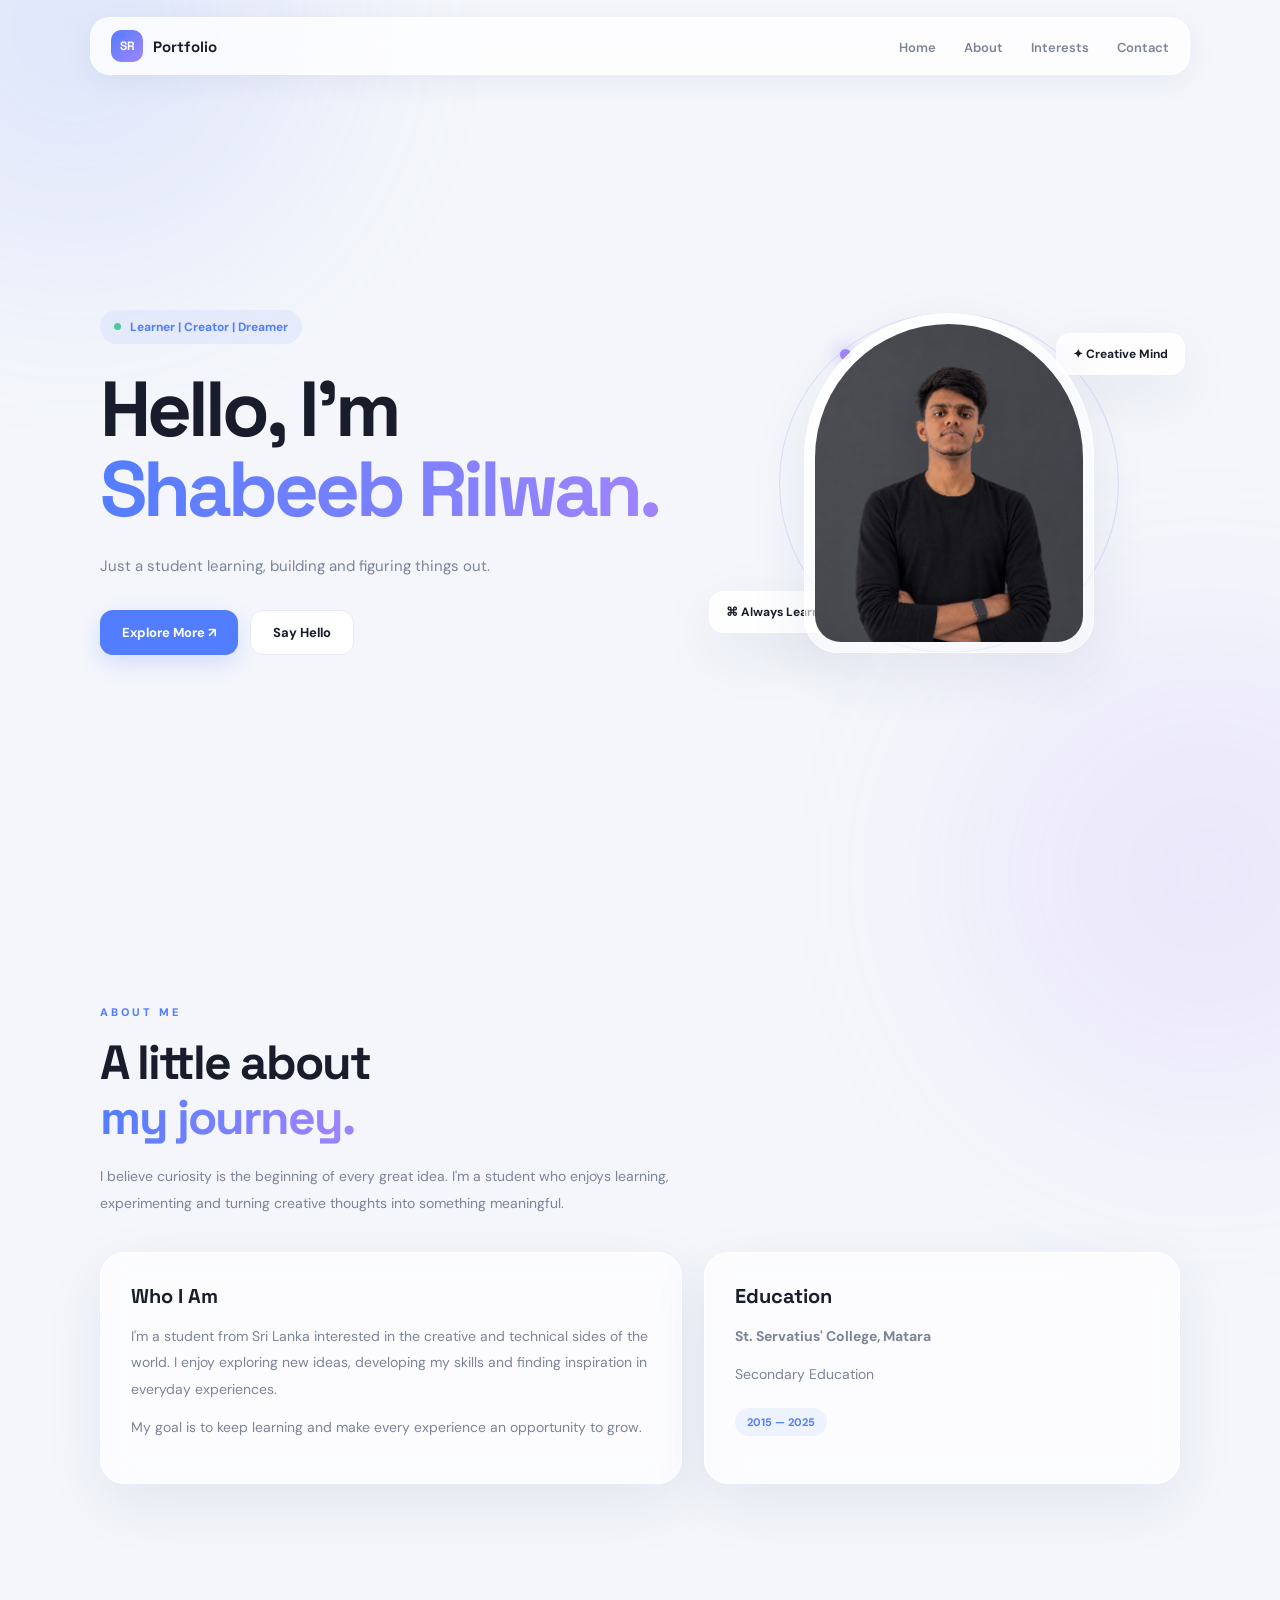
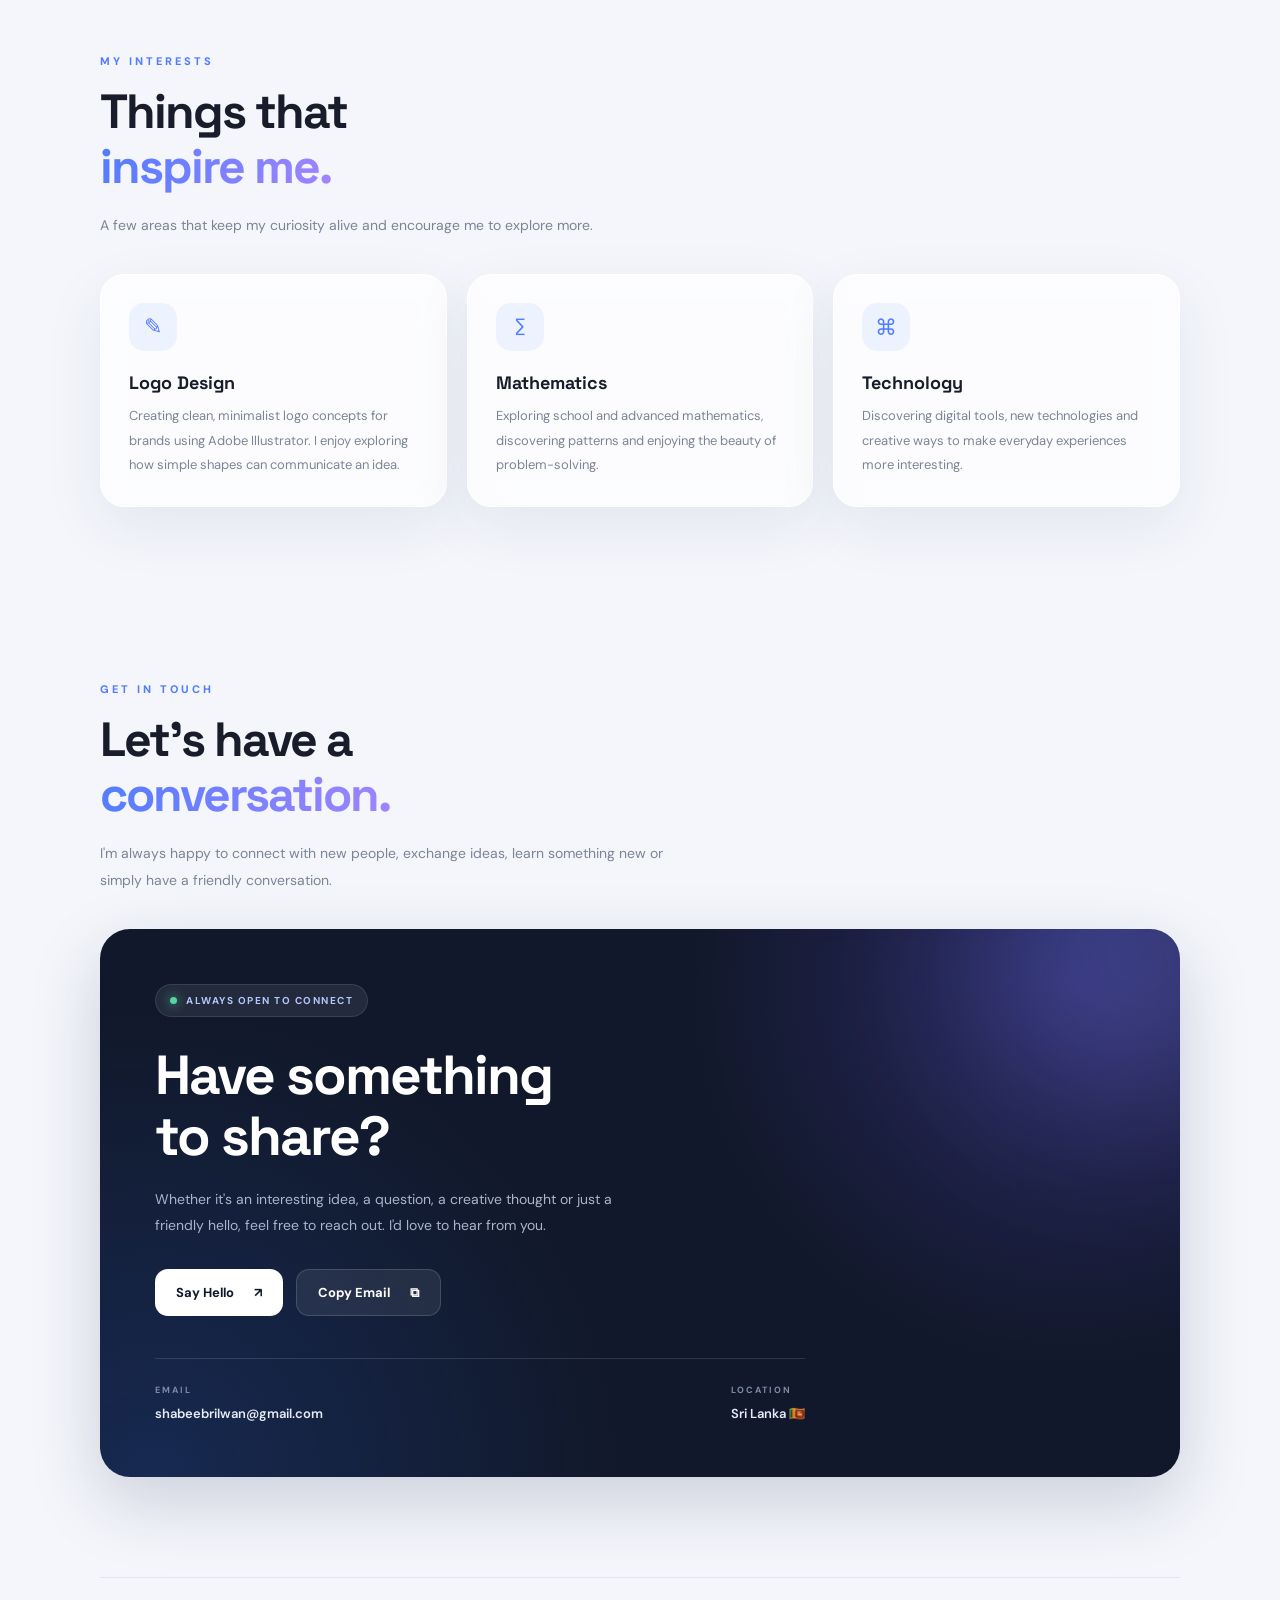
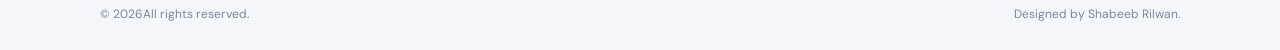
<file: index.html>
<!DOCTYPE html><html lang="en"><head><meta charset="UTF-8"><meta name="viewport" content="width=device-width, initial-scale=1.0"><title>Shabeeb Rilwan | Student & Creative</title><meta name="description" content="Welcome to the personal portfolio of Shabeeb Rilwan, a student from Sri Lanka interested in creativity, minimalist design, mathematics and technology."><meta name="author" content="Shabeeb Rilwan"><meta name="robots" content="index, follow"><meta name="theme-color" content="#f4f6fb"><link rel="canonical" href="https://shabeebrilwan.vercel.app/"><link rel="icon" href="sr.jpg" type="image/png"><meta name="google-site-verification" content="google-site-verification=MgusSQRK9Q0vxojeq-5dowGqGytY0SmGYLMM3UjbFto" /><meta property="og:type" content="website"><meta property="og:title" content="Shabeeb Rilwan | Student & Creative"><meta property="og:description" content="A student exploring creativity, mathematics, design and technology."><meta property="og:url" content="https://shabeebrilwan.vercel.app/"><meta property="og:image" content="https://shabeebrilwan.vercel.app/shabeeb.png"><meta name="twitter:card" content="summary_large_image"><link rel="preconnect" href="https://fonts.googleapis.com"><link rel="preconnect" href="https://fonts.gstatic.com" crossorigin><link href="https://fonts.googleapis.com/css2?family=DM+Sans:wght@400;500;600;700;800&family=Space+Grotesk:wght@400;500;600;700&display=swap" rel="stylesheet"><script type="application/ld+json">{ "@context": "https://schema.org", "@type": "Person", "name": "Shabeeb Rilwan", "url": "https://shabeebrilwan.vercel.app/", "image": "https://shabeebrilwan.vercel.app/profile.jpg", "description": "Student interested in minimalist logo design, mathematics and technology.", "jobTitle": "Student", "address":{ "@type": "PostalAddress", "addressLocality": "Weligama", "addressCountry": "LK"}, "alumniOf":{ "@type": "EducationalOrganization", "name": "St. Servatius' College, Matara"}, "knowsAbout": [ "Minimalist Logo Design", "Adobe Illustrator", "Mathematics", "Technology" ]} </script><style>:root{ --bg: #f4f6fb; --white: #ffffff; --text: #191d2b; --muted: #7c8497; --blue: #527dff; --purple: #a184ff; --glass: rgba(255,255,255,.7); --shadow: 0 20px 60px rgba(35,55,100,.08);} *{ margin: 0; padding: 0; box-sizing: border-box;} html{ scroll-behavior: smooth; scroll-padding-top: 100px;} body{ font-family: 'DM Sans', sans-serif; color: var(--text); background: var(--bg); overflow-x: hidden;} a{ color: inherit; text-decoration: none;} button{ font-family: inherit;} #preloader{ position: fixed; inset: 0; z-index: 9999; display: grid; place-items: center; background: #f4f6fb; transition: opacity .45s ease, visibility .45s ease;} #preloader.hide{ opacity: 0; visibility: hidden; pointer-events: none;} .loader-content{ width: 150px; text-align: center;} .loader-mark{ width: 48px; height: 48px; display: grid; place-items: center; margin: 0 auto 23px; border-radius: 15px; background: linear-gradient(135deg, #527dff, #a184ff); color: white; font-family: 'Space Grotesk', sans-serif; font-size: 18px; font-weight: 700; box-shadow: 0 8px 25px rgba(82,125,255,.2);} .loader-line{ height: 3px; background: #e1e7f2; border-radius: 20px; overflow: hidden;} .loader-progress{ height: 100%; width: 35%; background: linear-gradient(90deg, #527dff, #a184ff); border-radius: 20px; animation: loading 1.2s ease-in-out infinite;} @keyframes loading{ 0%{ transform: translateX(-110%);} 100%{ transform: translateX(320%);}} .glow{ position: fixed; width: 450px; height: 450px; border-radius: 50%; filter: blur(110px); opacity: .16; pointer-events: none; z-index: -1;} .glow-one{ background: #7698ff; top: -200px; left: -150px;} .glow-two{ background: #bd9cff; right: -150px; bottom: -200px;} header{ position: fixed; top: 17px; left: 50%; transform: translateX(-50%); width: min(1100px, calc(100% - 35px)); z-index: 1000;} nav{ display: flex; align-items: center; justify-content: space-between; padding: 12px 20px; border-radius: 20px; background: rgba(255,255,255,.76); border: 1px solid rgba(255,255,255,.9); backdrop-filter: blur(20px); -webkit-backdrop-filter: blur(20px); box-shadow: 0 8px 30px rgba(35,55,100,.06);} .brand{ display: flex; align-items: center; gap: 10px; font-family: 'Space Grotesk', sans-serif; font-size: 15px; font-weight: 700;} .brand-mark{ width: 32px; height: 32px; display: grid; place-items: center; color: white; background: linear-gradient(135deg, #527dff, #a184ff); border-radius: 10px; font-size: 12px;} .nav-links{ display: flex; align-items: center; gap: 28px; list-style: none;} .nav-links a{ font-size: 13px; font-weight: 600; color: var(--muted); transition: .3s;} .nav-links a:hover{ color: var(--blue);} .menu-btn{ display: none; border: none; background: none; color: var(--text); font-size: 25px; cursor: pointer;} section{ width: min(1080px, calc(100% - 40px)); margin: auto; padding: 105px 0 65px;} .eyebrow{ color: var(--blue); font-size: 11px; font-weight: 800; letter-spacing: 3px; text-transform: uppercase; margin-bottom: 16px;} .section-title{ font-family: 'Space Grotesk', sans-serif; font-size: clamp(34px, 5vw, 48px); letter-spacing: -2px; line-height: 1.15; margin-bottom: 18px;} .gradient-text{ background: linear-gradient(100deg, #527dff, #a184ff); color: transparent; background-clip: text; -webkit-background-clip: text;} .section-description{ max-width: 600px; color: var(--muted); line-height: 1.9; font-size: 14px;} .glass-card{ background: var(--glass); border: 1px solid white; border-radius: 24px; box-shadow: var(--shadow); backdrop-filter: blur(15px); -webkit-backdrop-filter: blur(15px);} #home{ min-height: 100vh; display: grid; grid-template-columns: 1.1fr .9fr; align-items: center; gap: 55px; padding-top: 130px;} .availability{ display: inline-flex; align-items: center; gap: 9px; padding: 9px 14px; border-radius: 30px; background: rgba(82,125,255,.08); color: var(--blue); font-size: 12px; font-weight: 700; margin-bottom: 25px;} .availability-dot{ width: 7px; height: 7px; border-radius: 50%; background: #4bc99b;} .hero-title{ font-family: 'Space Grotesk', sans-serif; font-size: clamp(48px, 7vw, 78px); line-height: 1.03; letter-spacing: -4px; margin-bottom: 22px;} .hero-description{ max-width: 465px; color: var(--muted); line-height: 1.9; font-size: 15px; margin-bottom: 30px;} .hero-buttons{ display: flex; flex-wrap: wrap; gap: 12px;} .btn{ display: inline-flex; justify-content: center; align-items: center; padding: 13px 22px; border-radius: 13px; font-size: 13px; font-weight: 700; transition: .3s;} .btn-primary{ color: white; background: var(--blue); box-shadow: 0 8px 22px rgba(82,125,255,.2);} .btn-primary:hover{ transform: translateY(-3px); box-shadow: 0 12px 25px rgba(82,125,255,.3);} .btn-secondary{ background: white; border: 1px solid #e6eaf2;} .btn-secondary:hover{ transform: translateY(-3px); border-color: var(--blue);} .hero-visual{ min-height: 430px; display: grid; place-items: center; position: relative;} .profile-frame{ width: 290px; height: 340px; padding: 10px; border-radius: 150px 150px 35px 35px; background: linear-gradient(145deg, white, rgba(255,255,255,.3)); border: 1px solid white; box-shadow: var(--shadow); position: relative; z-index: 2;} .profile-image{ width: 100%; height: 100%; object-fit: cover; border-radius: 145px 145px 28px 28px;} .profile-decoration{ position: absolute; width: 340px; height: 340px; border-radius: 50%; border: 1px solid rgba(82,125,255,.18); animation: rotate 25s linear infinite;} .profile-decoration::before{ content: ""; position: absolute; width: 11px; height: 11px; border-radius: 50%; background: #a184ff; top: 35px; left: 60px; box-shadow: 0 0 18px #a184ff;} @keyframes rotate{ to{ transform: rotate(360deg);}} .floating-note{ position: absolute; padding: 12px 16px; border-radius: 14px; background: rgba(255,255,255,.9); border: 1px solid white; box-shadow: var(--shadow); font-size: 12px; font-weight: 700; animation: float 4s ease-in-out infinite;} .note-one{ top: 65px; right: -5px;} .note-two{ bottom: 65px; left: -10px; animation-delay: -2s;} @keyframes float{ 50%{ transform: translateY(-9px);}} .about-grid{ display: grid; grid-template-columns: 1.1fr .9fr; gap: 22px; margin-top: 35px;} .about-card, .education-card{ padding: 30px;} .about-card h3, .education-card h3{ font-family: 'Space Grotesk', sans-serif; font-size: 20px; margin-bottom: 14px;} .about-card p, .education-card p{ color: var(--muted); font-size: 14px; line-height: 1.9; margin-bottom: 12px;} .education-date{ display: inline-block; padding: 7px 12px; border-radius: 20px; background: #edf2ff; color: var(--blue); font-size: 11px; font-weight: 700; margin: 8px 0 12px;} .interest-grid{ display: grid; grid-template-columns: repeat(3, 1fr); gap: 20px; margin-top: 35px;} .interest-card{ padding: 28px; transition: .35s;} .interest-card:hover{ transform: translateY(-7px); box-shadow: 0 25px 55px rgba(35,55,100,.12);} .interest-icon{ width: 48px; height: 48px; display: grid; place-items: center; border-radius: 15px; background: #edf2ff; color: var(--blue); font-size: 22px; margin-bottom: 20px;} .interest-card h3{ font-family: 'Space Grotesk', sans-serif; font-size: 18px; margin-bottom: 10px;} .interest-card p{ color: var(--muted); font-size: 13px; line-height: 1.9;} .contact-section{ padding-top: 110px; padding-bottom: 100px;} .contact-heading{ margin-bottom: 35px;} .contact-panel{ position: relative; overflow: hidden; padding: 55px; border-radius: 30px; background: radial-gradient(circle at 90% 10%, rgba(115,91,255,.25), transparent 35%), radial-gradient(circle at 5% 100%, rgba(49,120,255,.18), transparent 40%), #11182b; color: white; box-shadow: 0 25px 70px rgba(22,35,75,.18);} .contact-orb{ position: absolute; width: 250px; height: 250px; right: -80px; top: -100px; border-radius: 50%; background: linear-gradient(135deg, #527dff, #a184ff); filter: blur(100px); opacity: .45; animation: contactGlow 5s ease-in-out infinite alternate; pointer-events: none;} @keyframes contactGlow{ from{ transform: scale(.8); opacity: .25;} to{ transform: scale(1.2); opacity: .55;}} .contact-panel-content{ position: relative; z-index: 1; max-width: 650px;} .contact-status{ display: inline-flex; align-items: center; gap: 9px; padding: 9px 14px; border-radius: 30px; background: rgba(255,255,255,.08); border: 1px solid rgba(255,255,255,.1); color: #b7c5ff; font-size: 10px; font-weight: 700; letter-spacing: 1.5px;} .status-dot{ width: 7px; height: 7px; border-radius: 50%; background: #54d6a1; box-shadow: 0 0 12px #54d6a1;} .contact-panel h3{ margin-top: 28px; font-family: 'Space Grotesk', sans-serif; font-size: clamp(34px, 5vw, 55px); line-height: 1.12; letter-spacing: -2px;} .contact-panel-content >p{ max-width: 500px; color: #aab4cb; font-size: 14px; line-height: 1.9; margin-top: 18px;} .contact-actions{ display: flex; flex-wrap: wrap; gap: 13px; margin-top: 30px;} .contact-main-btn, .copy-email-btn{ display: inline-flex; align-items: center; justify-content: center; gap: 20px; padding: 14px 21px; border-radius: 13px; font-size: 13px; font-weight: 700; cursor: pointer; transition: .3s;} .contact-main-btn{ color: #11182b; background: white;} .contact-main-btn:hover{ transform: translateY(-4px); background: #e9edff;} .copy-email-btn{ color: white; background: rgba(255,255,255,.08); border: 1px solid rgba(255,255,255,.15);} .copy-email-btn:hover{ background: rgba(255,255,255,.15); transform: translateY(-4px);} .contact-divider{ height: 1px; background: rgba(255,255,255,.13); margin: 42px 0 25px;} .contact-bottom{ display: flex; justify-content: space-between; flex-wrap: wrap; gap: 25px;} .contact-bottom >div{ display: flex; flex-direction: column; gap: 9px;} .contact-small-label{ font-size: 9px; letter-spacing: 2px; color: #7f8ba8; font-weight: 700;} .contact-bottom a, .contact-location >span:last-child{ font-size: 13px; color: #e7ebf7; font-weight: 600; overflow-wrap: anywhere;} .contact-bottom a:hover{ color: #9eafff;} footer{ width: min(1080px, calc(100% - 40px)); margin: auto; padding: 28px 0; border-top: 1px solid rgba(100,120,160,.13); display: flex; justify-content: space-between; gap: 15px; color: var(--muted); font-size: 12px;} .reveal{ opacity: 0; transform: translateY(22px); transition: opacity .8s ease, transform .8s ease;} .reveal.visible{ opacity: 1; transform: translateY(0);} @media(max-width: 800px){ #home{ grid-template-columns: 1fr; text-align: center; gap: 15px; padding-top: 145px;} .hero-description{ margin-left: auto; margin-right: auto;} .hero-buttons{ justify-content: center;} .hero-visual{ min-height: 390px;} .about-grid{ grid-template-columns: 1fr;} .interest-grid{ grid-template-columns: repeat(2, 1fr);}} @media(max-width: 600px){ header{ top: 10px; width: calc(100% - 20px);} nav{ padding: 10px 14px;} .menu-btn{ display: block;} .nav-links{ display: none; position: absolute; top: 60px; left: 0; right: 0; padding: 10px; flex-direction: column; gap: 0; background: rgba(255,255,255,.96); border: 1px solid white; border-radius: 18px; backdrop-filter: blur(20px); box-shadow: var(--shadow);} .nav-links.active{ display: flex;} .nav-links li{ width: 100%;} .nav-links a{ display: block; padding: 13px; text-align: center;} section{ width: calc(100% - 30px); padding: 85px 0 45px;} .hero-title{ font-size: 49px; letter-spacing: -2.5px;} .hero-visual{ min-height: 350px;} .profile-frame{ width: 245px; height: 290px;} .profile-decoration{ width: 285px; height: 285px;} .note-one{ right: -5px; top: 35px;} .note-two{ left: -5px; bottom: 35px;} .interest-grid{ grid-template-columns: 1fr;} .about-card, .education-card{ padding: 24px;} .contact-panel{ padding: 30px 22px; border-radius: 23px;} .contact-panel h3{ font-size: 37px;} .contact-actions{ flex-direction: column;} .contact-main-btn, .copy-email-btn{ width: 100%;} .contact-bottom{ flex-direction: column;} footer{ flex-direction: column; text-align: center;}} @media(prefers-reduced-motion: reduce){ *, *::before, *::after{ animation-duration: .01ms !important; animation-iteration-count: 1 !important; scroll-behavior: auto !important; transition-duration: .01ms !important;} .reveal{ opacity: 1; transform: none;}} </style></head><body><div id="preloader" aria-label="Loading website"><div class="loader-content"><div class="loader-mark">SR</div><div class="loader-line"><div class="loader-progress"></div></div></div></div><div class="glow glow-one"></div><div class="glow glow-two"></div><header><nav><a href="#home" class="brand" aria-label="Home"><span class="brand-mark">SR</span><span>Portfolio</span></a><button class="menu-btn" id="menuBtn" aria-label="Open menu" aria-expanded="false">☰</button><ul class="nav-links" id="navLinks"><li><a href="#home">Home</a></li><li><a href="#about">About</a></li><li><a href="#interests">Interests</a></li><li><a href="#contact">Contact</a></li></ul></nav></header><main><section id="home"><div class="hero-content reveal"><div class="availability"><span class="availability-dot"></span>Learner | Creator | Dreamer </div><h1 class="hero-title">Hello, I'm<br><span class="gradient-text">Shabeeb Rilwan.</span></h1><p class="hero-description">Just a student learning, building and figuring things out. </p><div class="hero-buttons"><a href="#about" class="btn btn-primary">Explore More ↗</a><a href="#contact" class="btn btn-secondary">Say Hello</a></div></div><div class="hero-visual reveal"><div class="profile-decoration"></div><div class="profile-frame"><img src="shabeeb.png" alt="Portrait of Shabeeb Rilwan" class="profile-image"></div><div class="floating-note note-one">✦ Creative Mind</div><div class="floating-note note-two">⌘ Always Learning</div></div></section><section id="about"><div class="reveal"><div class="eyebrow">About Me</div><h2 class="section-title">A little about<br><span class="gradient-text">my journey.</span></h2><p class="section-description">I believe curiosity is the beginning of every great idea. I'm a student who enjoys learning, experimenting and turning creative thoughts into something meaningful. </p></div><div class="about-grid"><div class="glass-card about-card reveal"><h3>Who I Am</h3><p>I'm a student from Sri Lanka interested in the creative and technical sides of the world. I enjoy exploring new ideas, developing my skills and finding inspiration in everyday experiences. </p><p>My goal is to keep learning and make every experience an opportunity to grow. </p></div><div class="glass-card education-card reveal"><h3>Education</h3><p><strong>St. Servatius' College, Matara</strong></p><p>Secondary Education</p><span class="education-date">2015 — 2025</span></div></div></section><section id="interests"><div class="reveal"><div class="eyebrow">My Interests</div><h2 class="section-title">Things that<br><span class="gradient-text">inspire me.</span></h2><p class="section-description">A few areas that keep my curiosity alive and encourage me to explore more. </p></div><div class="interest-grid"><div class="glass-card interest-card reveal"><div class="interest-icon">✎</div><h3>Logo Design</h3><p>Creating clean, minimalist logo concepts for brands using Adobe Illustrator. I enjoy exploring how simple shapes can communicate an idea. </p></div><div class="glass-card interest-card reveal"><div class="interest-icon">∑</div><h3>Mathematics</h3><p>Exploring school and advanced mathematics, discovering patterns and enjoying the beauty of problem-solving. </p></div><div class="glass-card interest-card reveal"><div class="interest-icon">⌘</div><h3>Technology</h3><p>Discovering digital tools, new technologies and creative ways to make everyday experiences more interesting. </p></div></div></section><section id="contact" class="contact-section"><div class="contact-heading reveal"><div class="eyebrow">Get in Touch</div><h2 class="section-title">Let's have a<br><span class="gradient-text">conversation.</span></h2><p class="section-description">I'm always happy to connect with new people, exchange ideas, learn something new or simply have a friendly conversation. </p></div><div class="contact-panel reveal"><div class="contact-orb"></div><div class="contact-panel-content"><div class="contact-status"><span class="status-dot"></span>ALWAYS OPEN TO CONNECT </div><h3>Have something<br>to share?</h3><p>Whether it's an interesting idea, a question, a creative thought or just a friendly hello, feel free to reach out. I'd love to hear from you. </p><div class="contact-actions"><a href="mailto:shabeebrilwan@gmail.com" class="contact-main-btn">Say Hello <span>↗</span></a><button class="copy-email-btn" id="copyEmail">Copy Email <span>⧉</span></button></div><div class="contact-divider"></div><div class="contact-bottom"><div><span class="contact-small-label">EMAIL</span><a href="mailto:shabeebrilwan@gmail.com">shabeebrilwan@gmail.com </a></div><div class="contact-location"><span class="contact-small-label">LOCATION</span><span>Sri Lanka 🇱🇰</span></div></div></div></div></section></main><footer><p>© <span id="year"></span>All rights reserved.</p><p>Designed by Shabeeb Rilwan.</p></footer><script>const preloader=document.getElementById("preloader"); function hidePreloader(){ if (!preloader || preloader.classList.contains("hide")) return; preloader.classList.add("hide"); setTimeout(()=>{ preloader.remove();}, 500);} window.addEventListener("load", hidePreloader,{ once: true}); setTimeout(hidePreloader, 2500); const menuBtn=document.getElementById("menuBtn"); const navLinks=document.getElementById("navLinks"); menuBtn.addEventListener("click", ()=>{ const isOpen=navLinks.classList.toggle("active"); menuBtn.setAttribute("aria-expanded", String(isOpen)); menuBtn.textContent=isOpen ? "×" : "☰";}); document.querySelectorAll(".nav-links a").forEach(link=>{ link.addEventListener("click", ()=>{ navLinks.classList.remove("active"); menuBtn.setAttribute("aria-expanded", "false"); menuBtn.textContent="☰";});}); const revealItems=document.querySelectorAll(".reveal"); if ("IntersectionObserver" in window){ const observer=new IntersectionObserver((entries, obs)=>{ entries.forEach(entry=>{ if (entry.isIntersecting){ entry.target.classList.add("visible"); obs.unobserve(entry.target);}});},{ threshold: 0.12}); revealItems.forEach(item=>observer.observe(item));} else{ revealItems.forEach(item=>item.classList.add("visible"));} const copyEmailButton=document.getElementById("copyEmail"); copyEmailButton.addEventListener("click", async ()=>{ const email="shabeebrilwan@gmail.com"; try{ await navigator.clipboard.writeText(email); copyEmailButton.innerHTML="Copied! <span>✓</span>"; setTimeout(()=>{ copyEmailButton.innerHTML="Copy Email <span>⧉</span>";}, 2000);} catch (error){ window.location.href="mailto:" + email;}}); document.getElementById("year").textContent=new Date().getFullYear(); </script></body></html>
</file>
